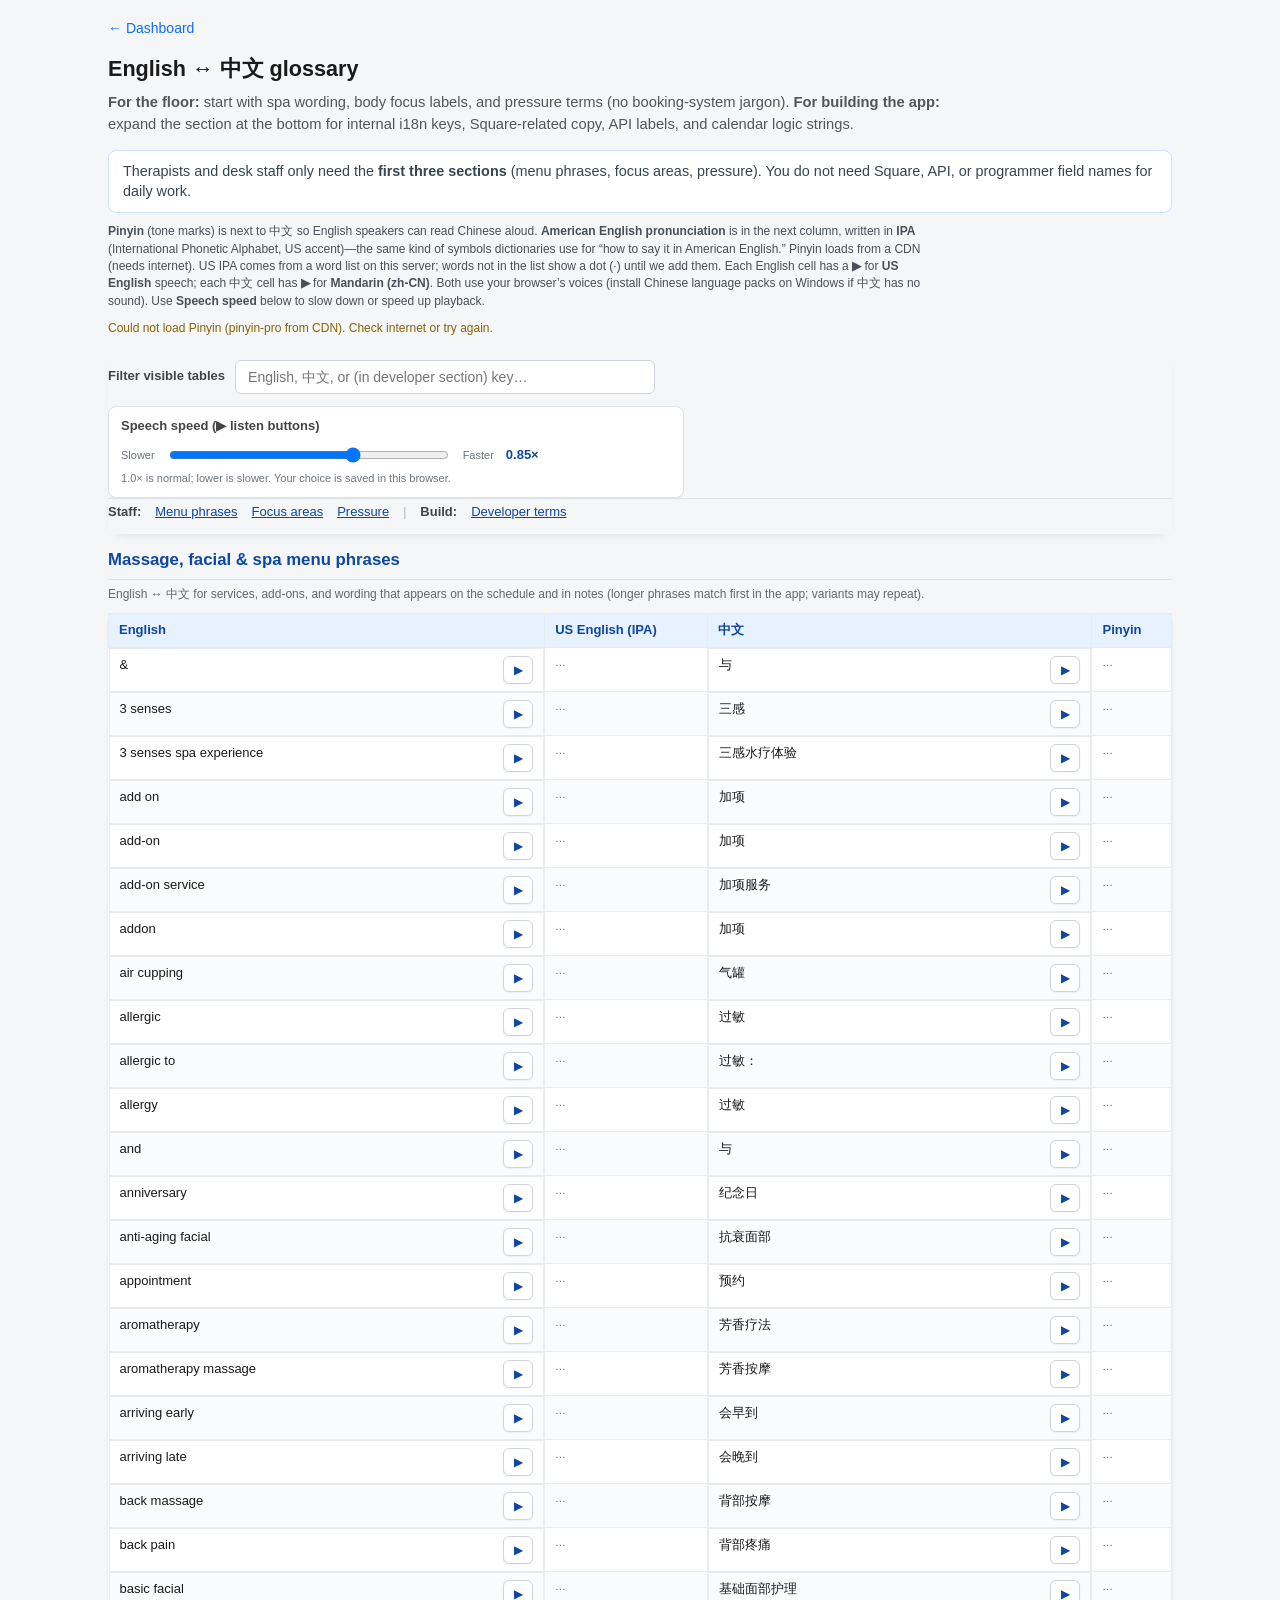
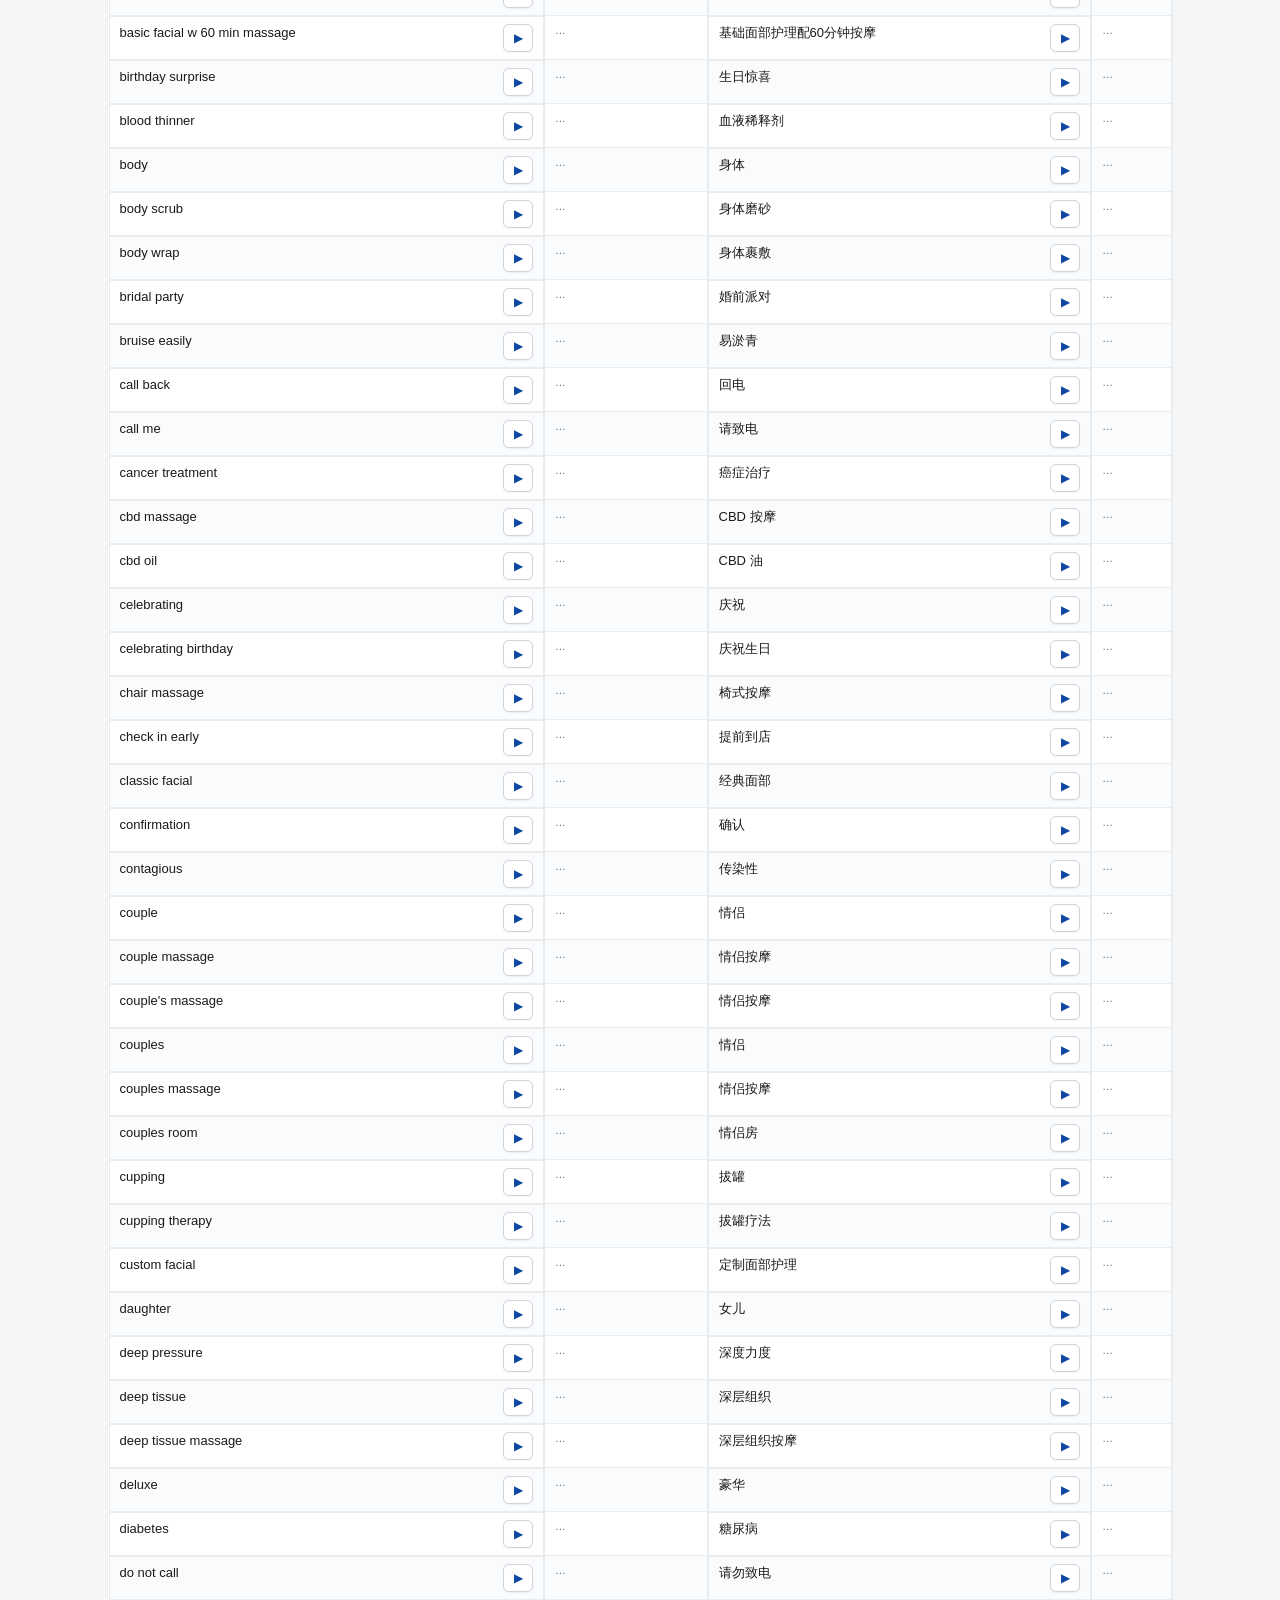
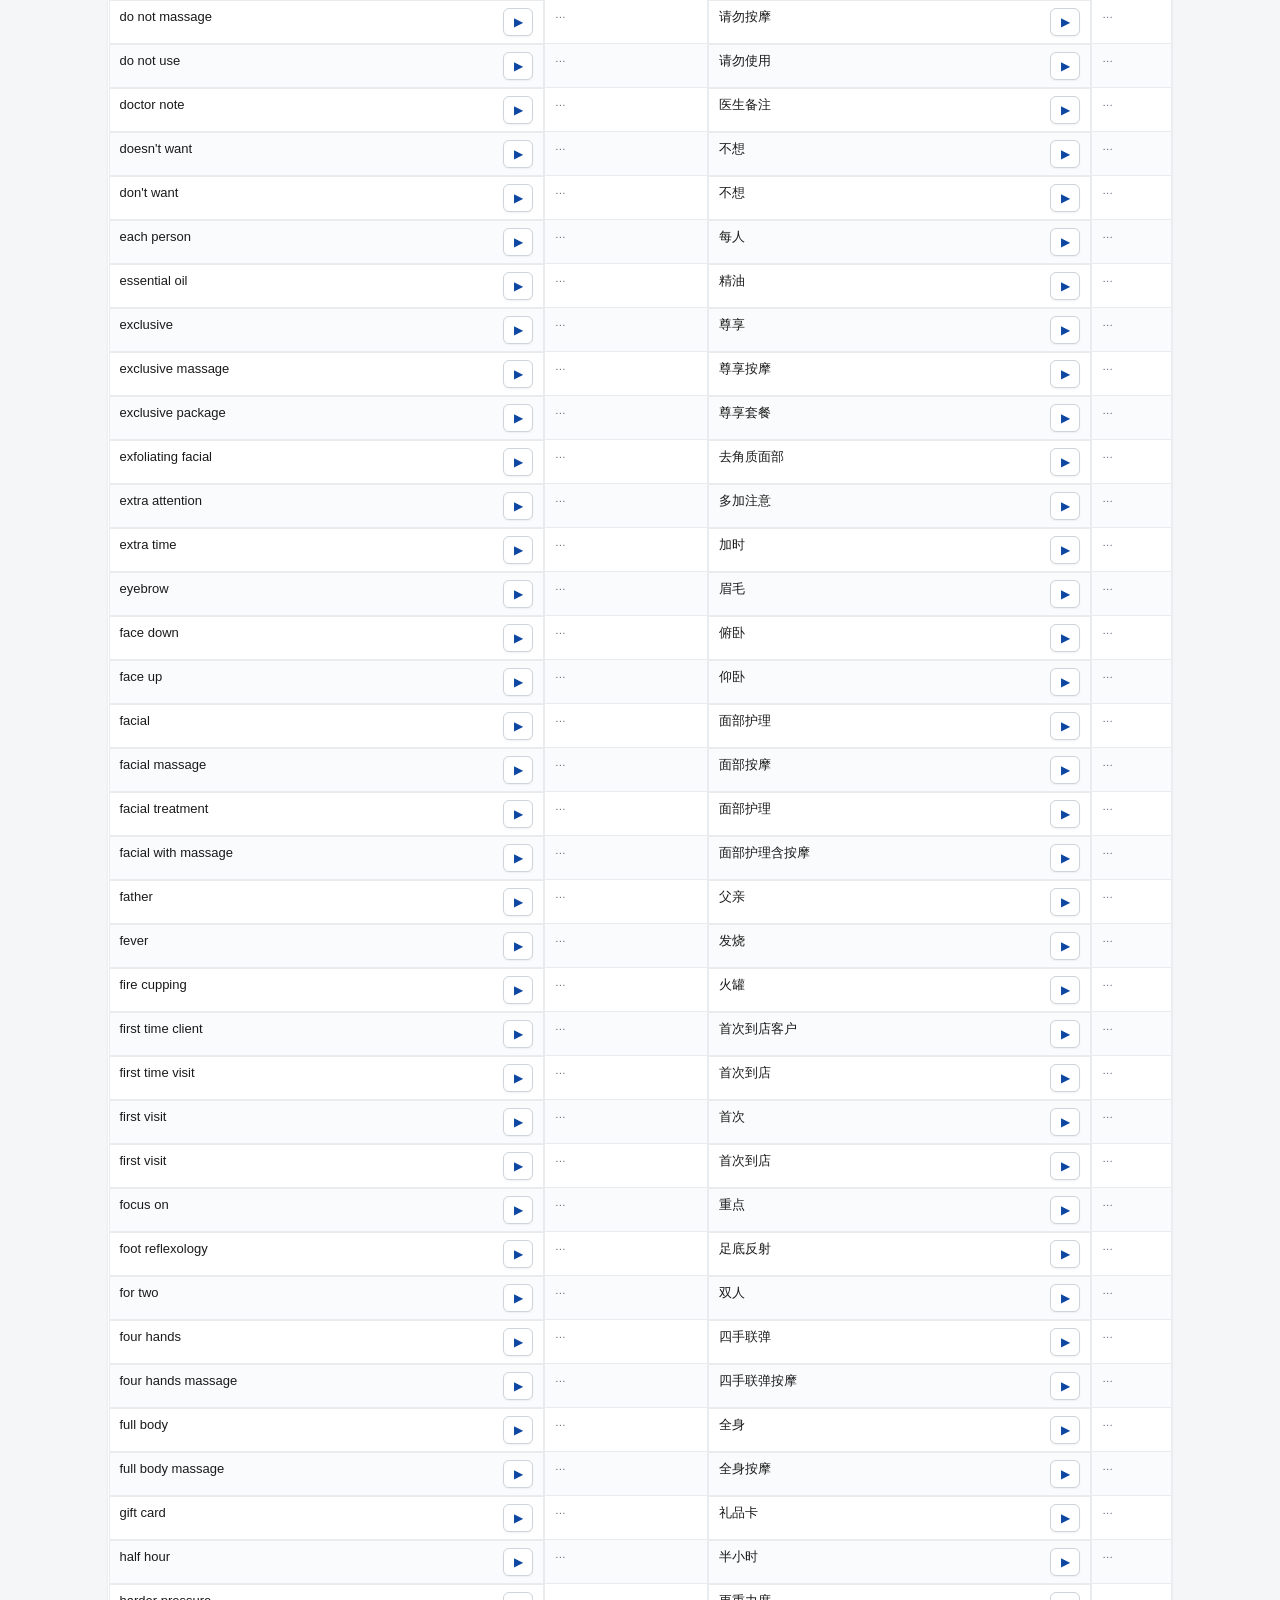
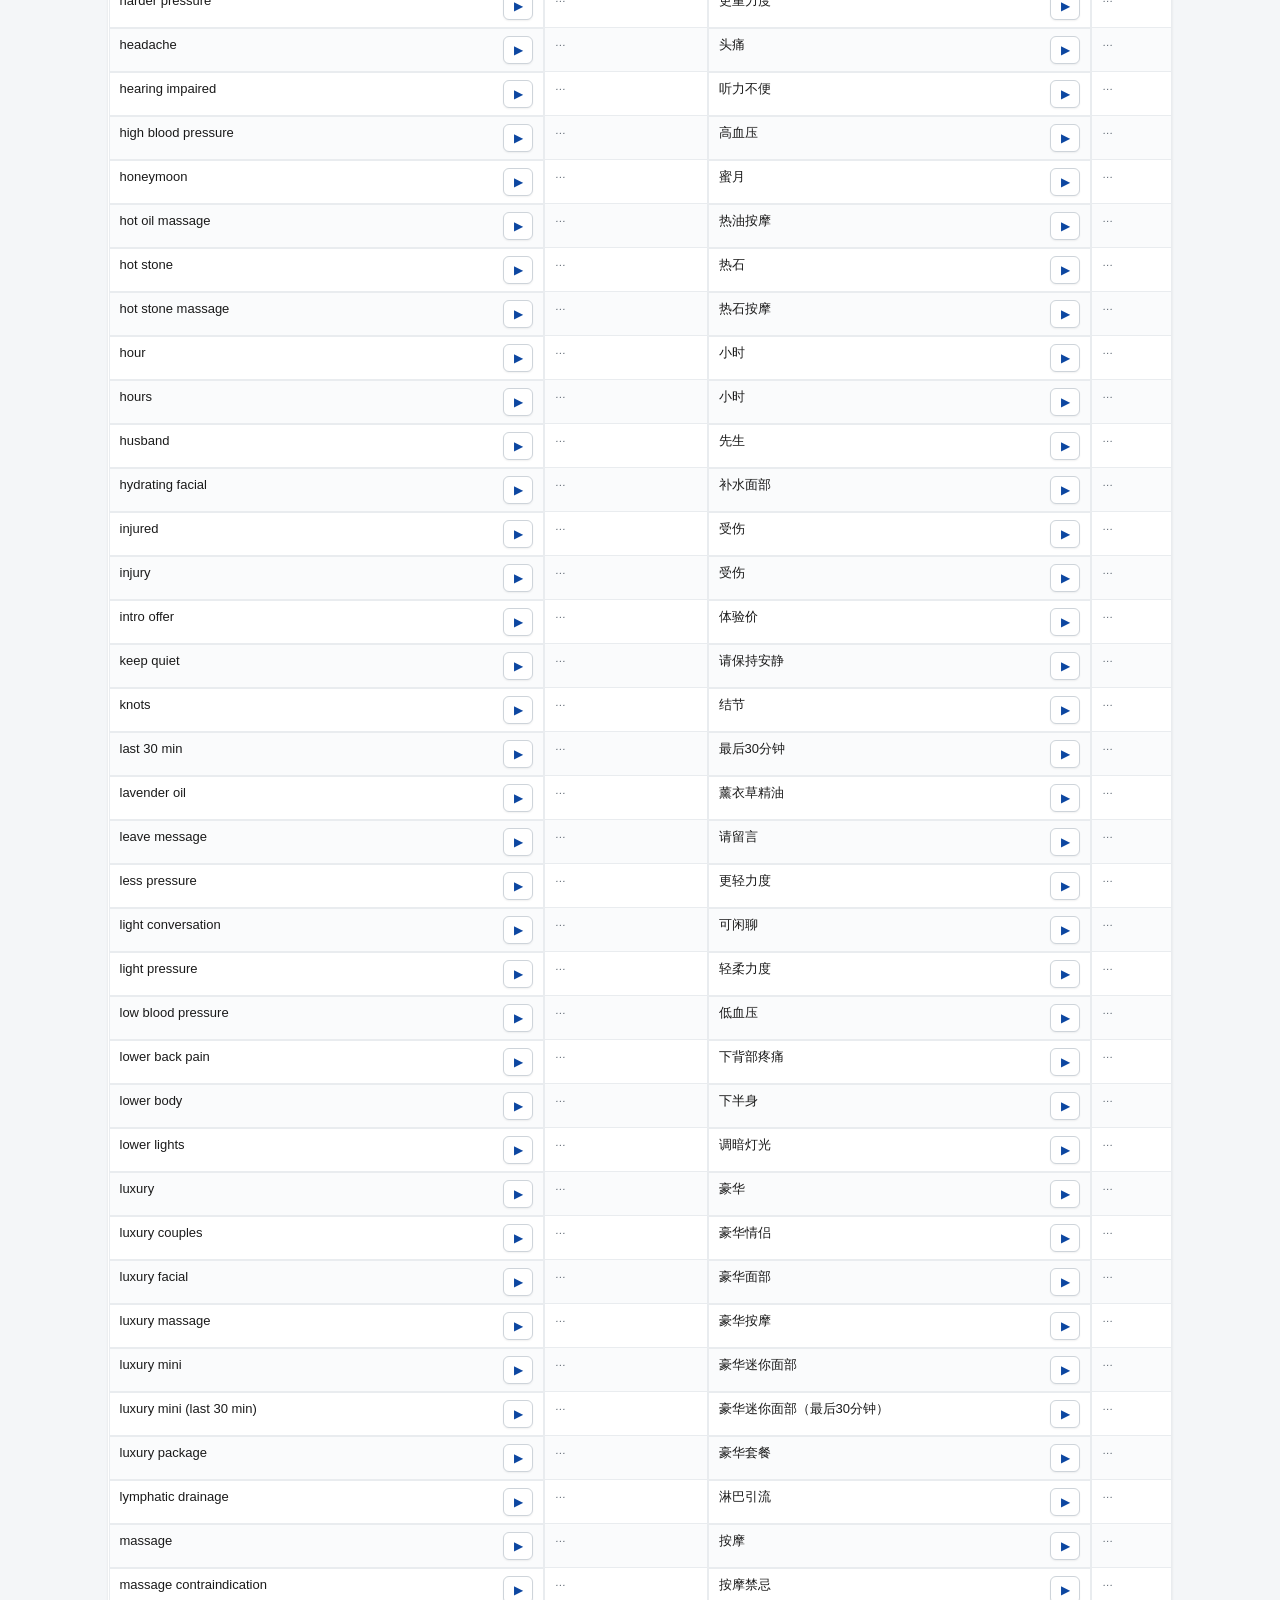
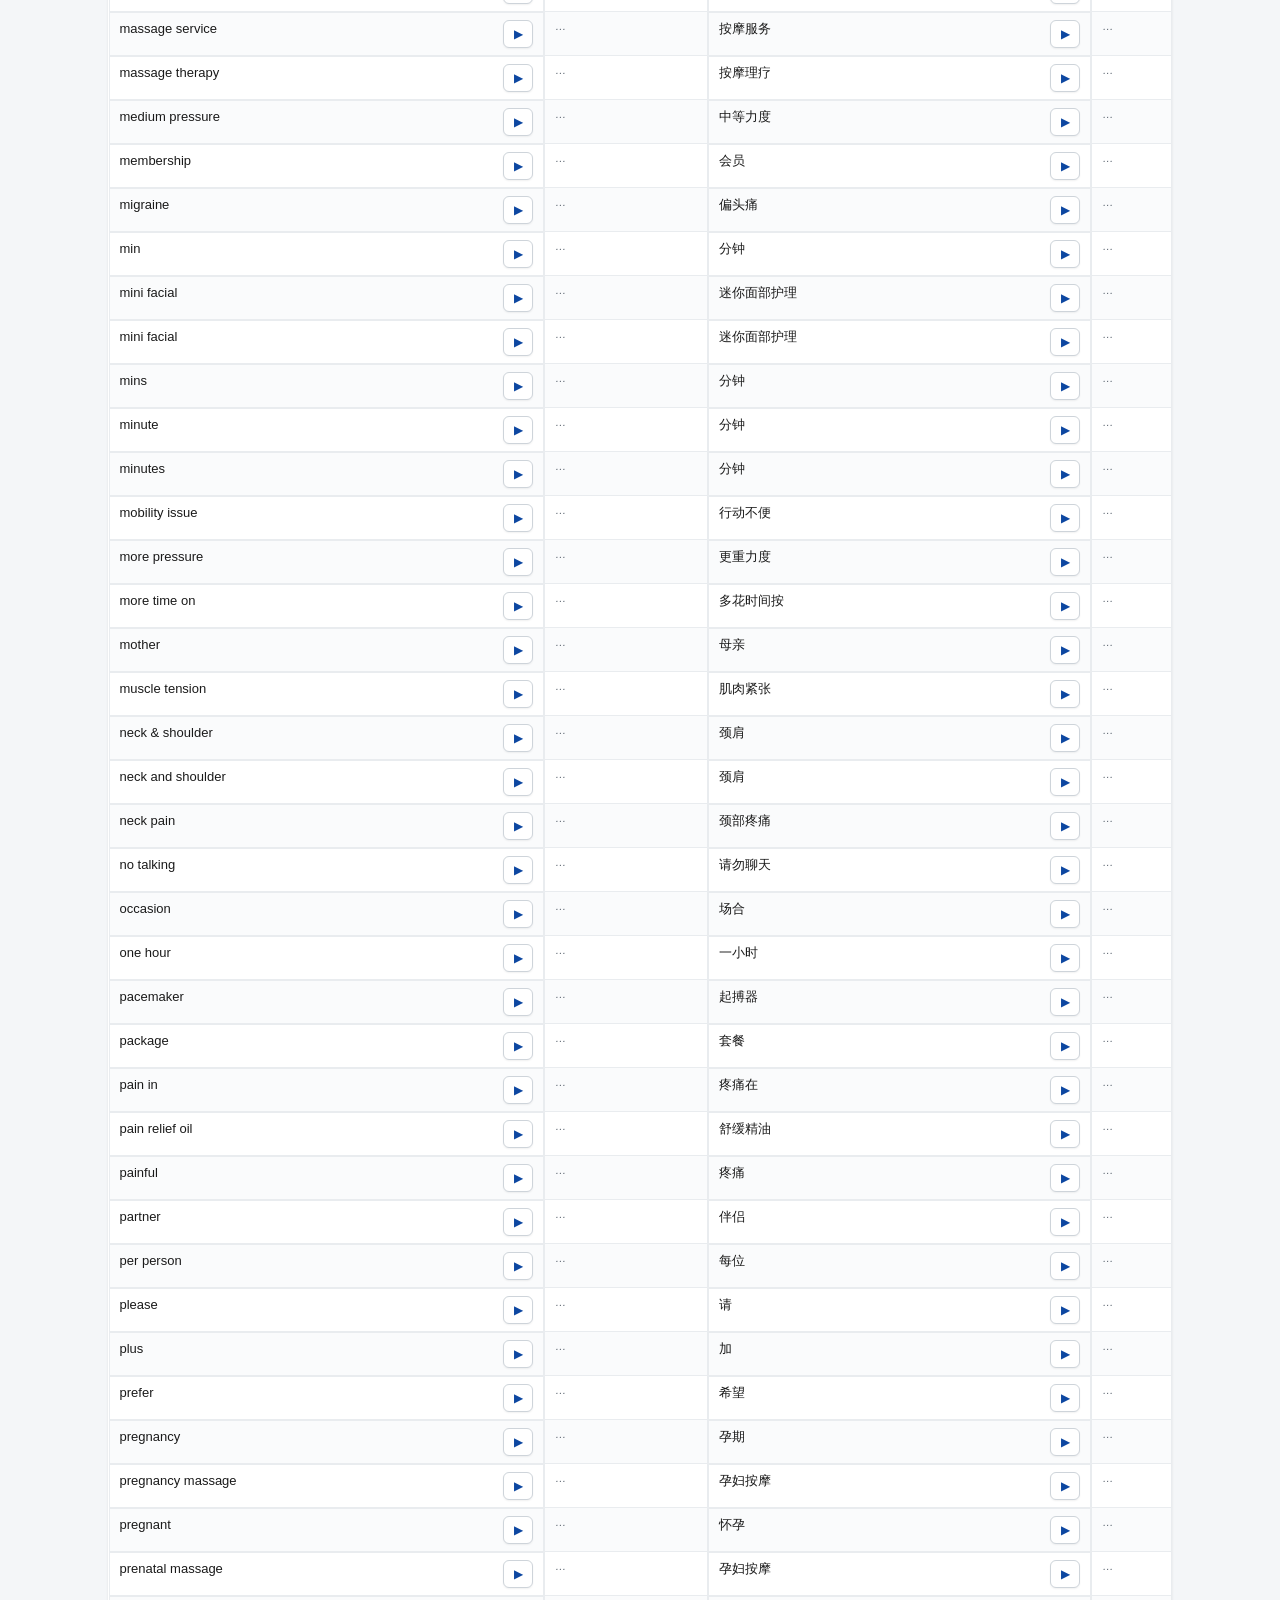
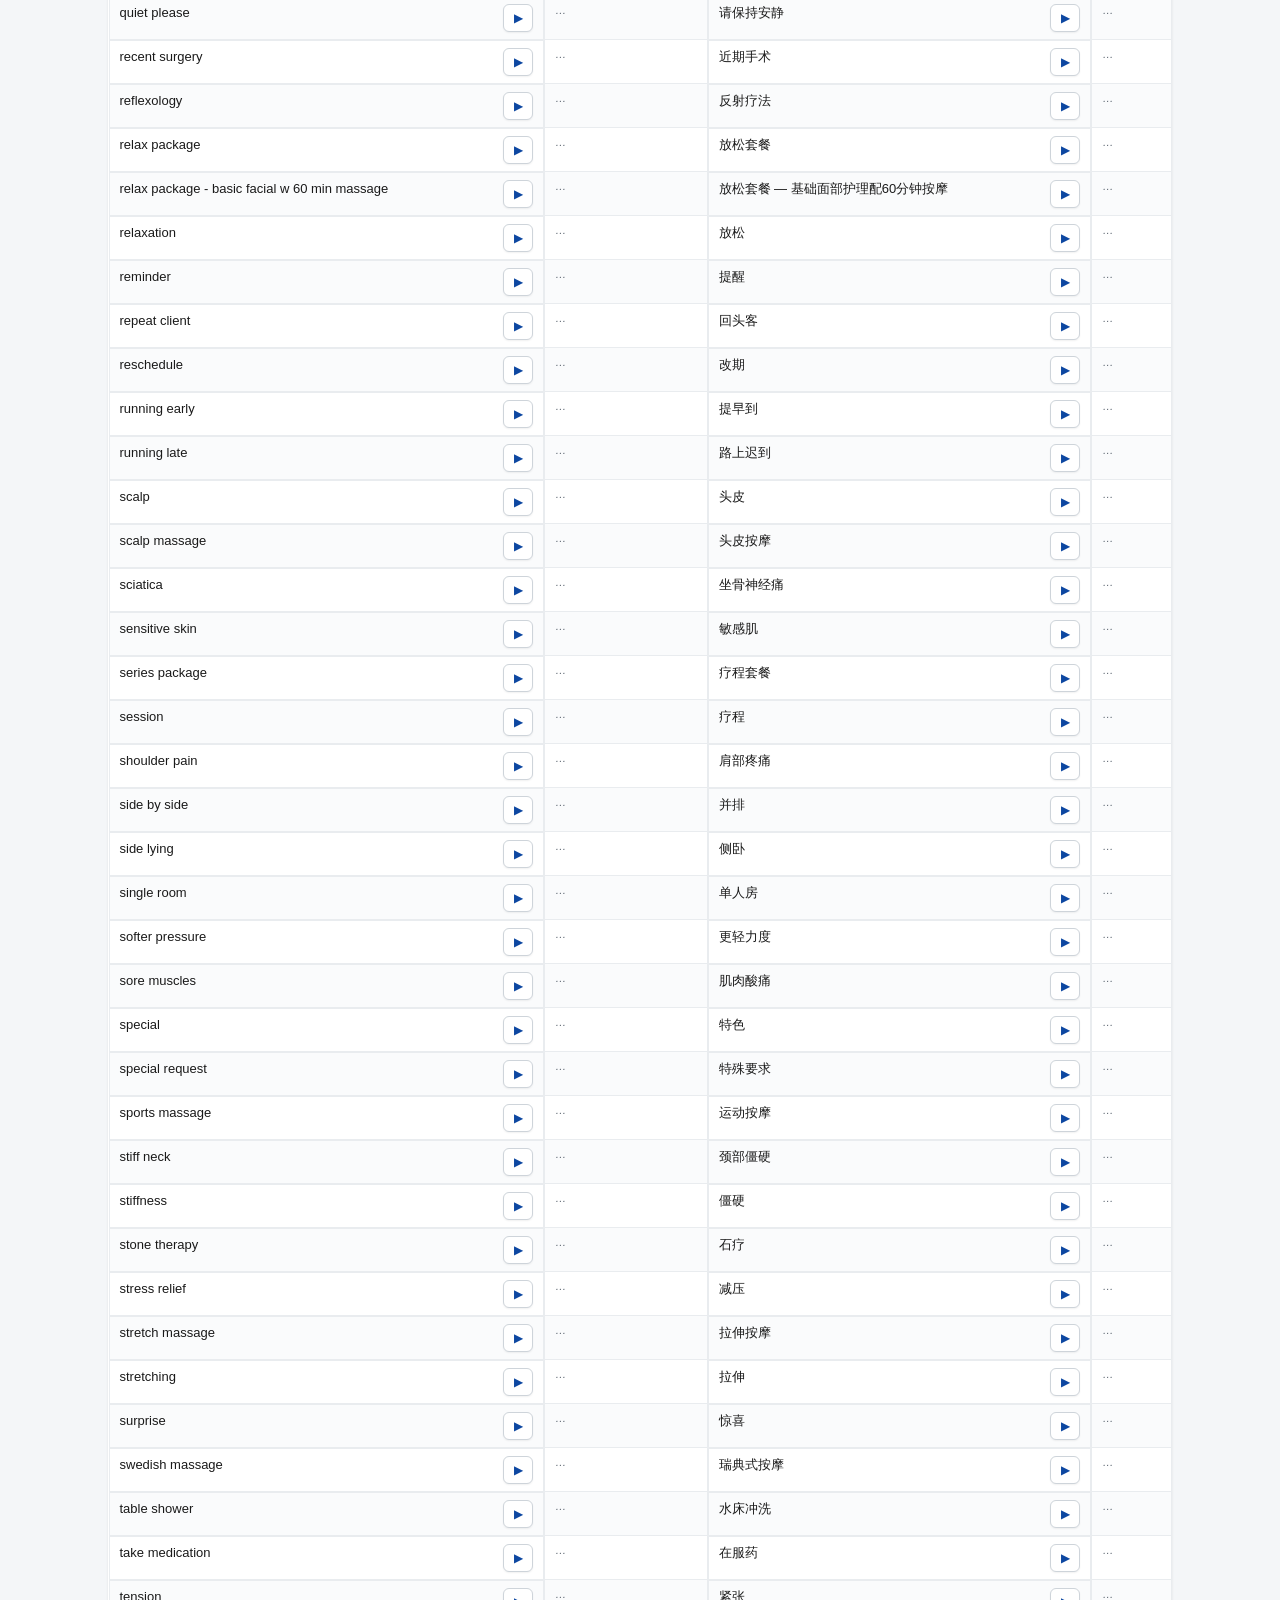
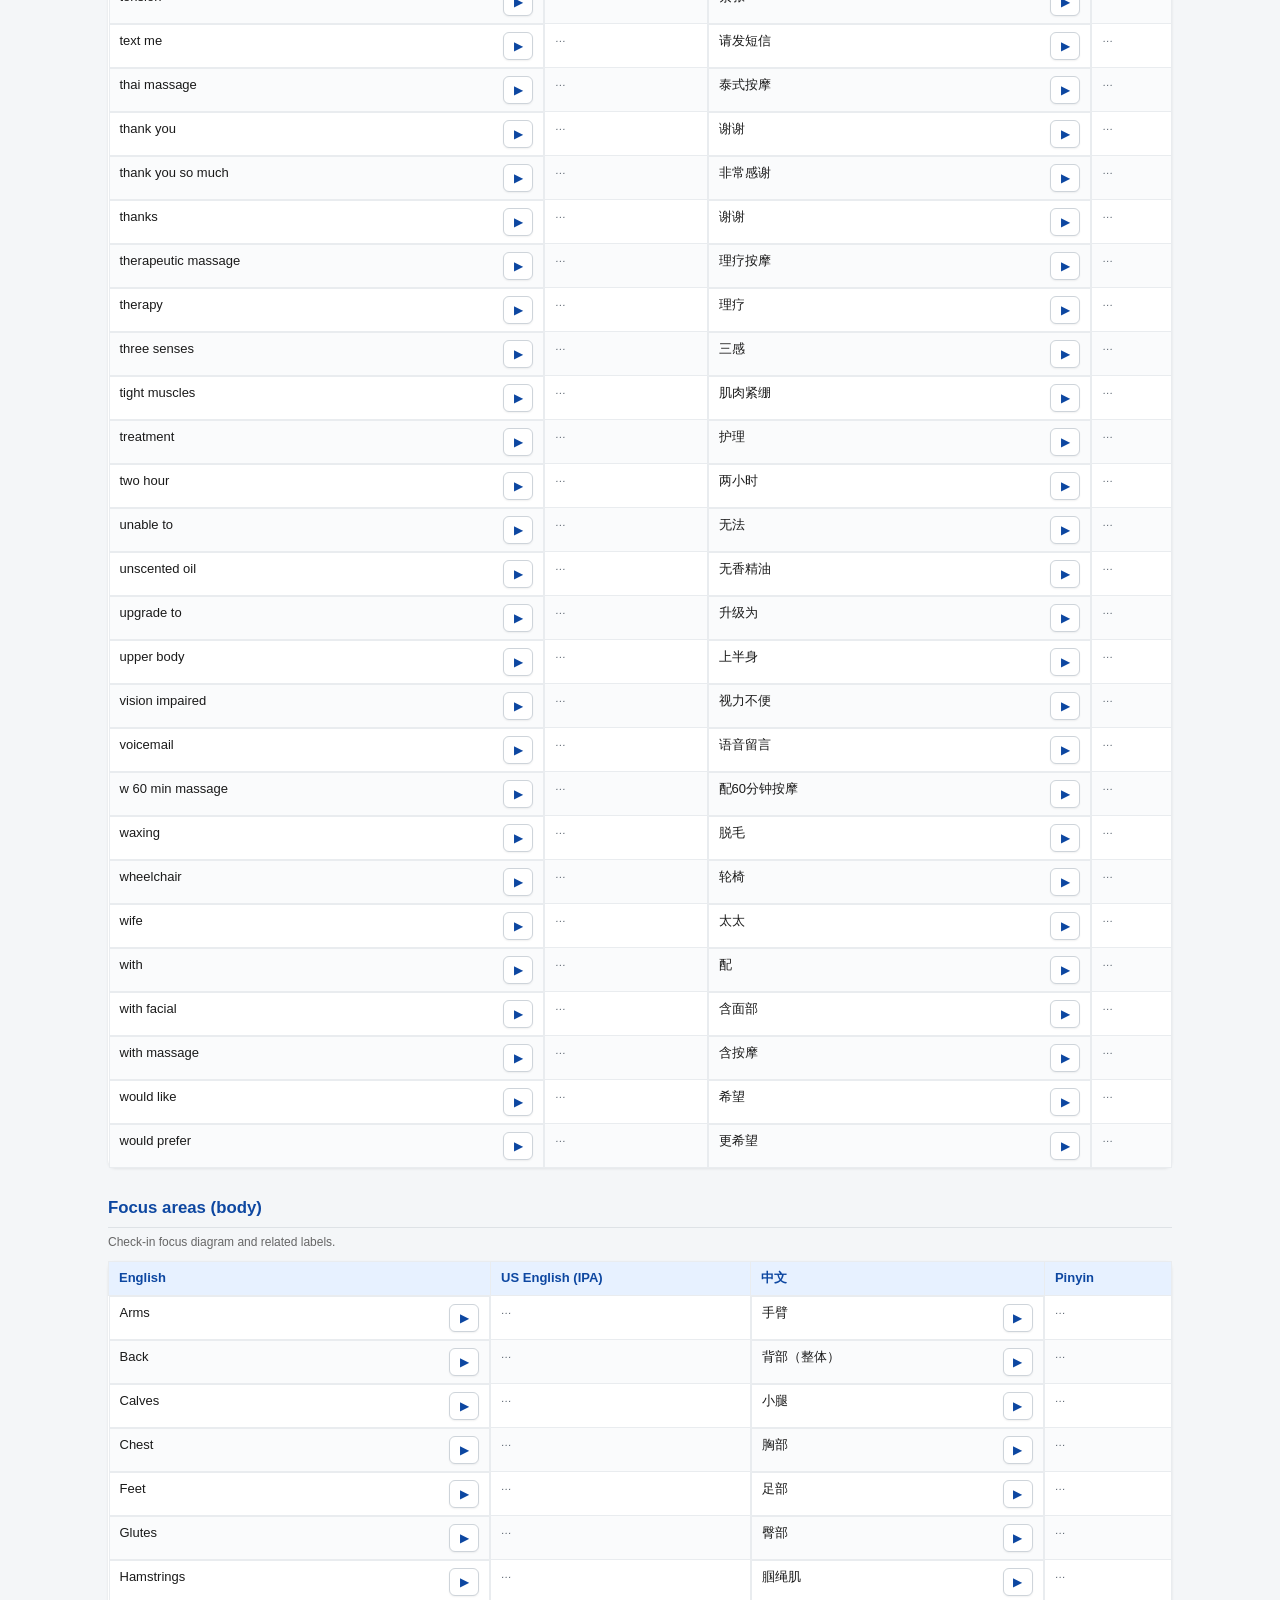
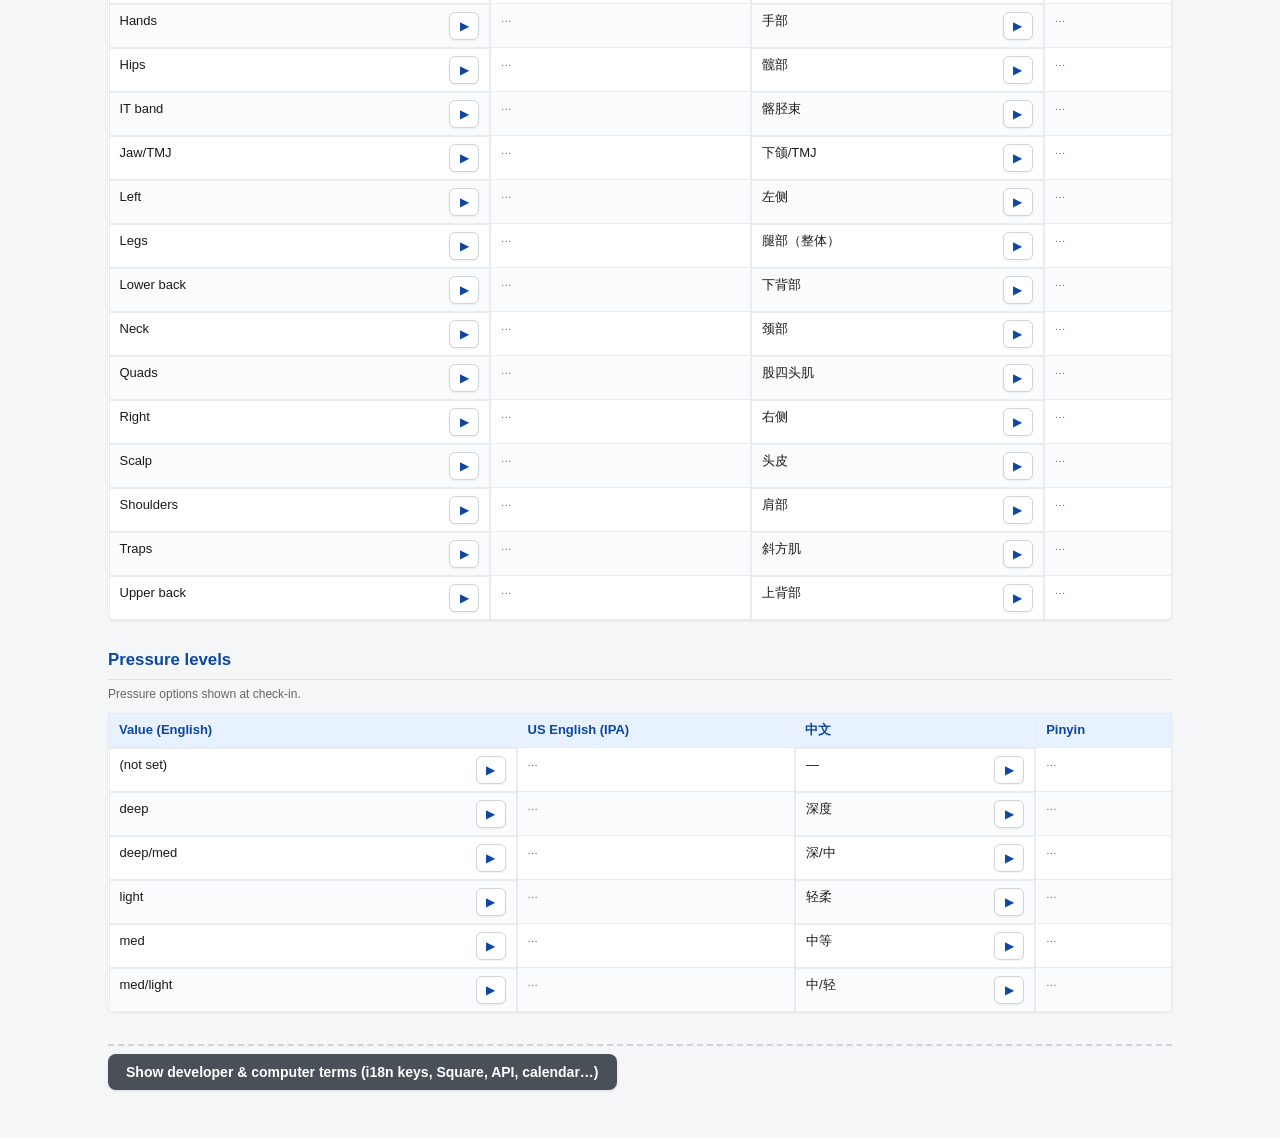
<file: static/glossary_en_zh.html>
<!DOCTYPE html>
<html lang="en">
<head>
    <meta charset="UTF-8">
    <meta name="viewport" content="width=device-width, initial-scale=1.0">
    <title>English ↔ 中文 — Spa & dashboard terms</title>
    <style>
        * { box-sizing: border-box; }
        body { font-family: -apple-system, BlinkMacSystemFont, 'Segoe UI', Roboto, 'Helvetica Neue', Arial, sans-serif; margin: 0; background: #f4f6f8; color: #1a1a1a; line-height: 1.45; }
        .wrap { max-width: 1100px; margin: 0 auto; padding: 16px 18px 48px; }
        h1 { font-size: 1.35rem; margin: 0 0 8px; }
        .sub { color: #555; font-size: 0.92rem; margin: 0 0 14px; max-width: 52rem; }
        .staff-note { background: #fff; border: 1px solid #cfe2ff; border-radius: 8px; padding: 10px 14px; margin-bottom: 18px; font-size: 0.9rem; color: #36454f; }
        .back { margin-bottom: 14px; }
        .back a { color: #0d6efd; text-decoration: none; font-size: 14px; }
        .back a:hover { text-decoration: underline; }
        .glossary-sticky-tools {
            position: sticky;
            top: 0;
            z-index: 200;
            margin: 0 0 14px;
            padding: 10px 0 12px;
            background: #f4f6f8;
            box-shadow: 0 6px 12px -8px rgba(0, 0, 0, 0.15);
        }
        .glossary-sticky-tools .filter-row { margin-bottom: 12px; }
        .glossary-sticky-tools .speech-rate-row { margin-bottom: 0; }
        .glossary-sticky-tools .toc {
            margin-bottom: 0;
            padding-top: 4px;
            border-top: 1px solid #dee2e6;
        }
        :root { --glossary-sticky-top: 120px; }
        table.glossary-table thead th {
            position: sticky;
            top: var(--glossary-sticky-top);
            z-index: 50;
            box-shadow: 0 1px 0 #dee2e6;
        }
        .filter-row { display: flex; flex-wrap: wrap; align-items: center; gap: 10px; margin-bottom: 18px; }
        .filter-row label { font-size: 13px; font-weight: 600; color: #444; }
        .filter-row input {
            flex: 1; min-width: 200px; max-width: 420px; padding: 8px 12px; border: 1px solid #ced4da; border-radius: 6px; font-size: 14px;
        }
        .toc { display: flex; flex-wrap: wrap; gap: 8px 14px; margin-bottom: 22px; font-size: 13px; align-items: center; }
        .toc a { color: #0d47a1; }
        .toc .toc-sep { color: #adb5bd; font-size: 12px; }
        section { margin-bottom: 28px; scroll-margin-top: 12px; }
        section h2 { font-size: 1.05rem; margin: 0 0 10px; color: #0d47a1; border-bottom: 1px solid #dee2e6; padding-bottom: 6px; }
        section p.hint { font-size: 12px; color: #666; margin: -4px 0 10px; }
        /* no overflow:hidden on table — it breaks sticky thead; shadow on wrapper would clip anyway */
        table.glossary-table { width: 100%; border-collapse: collapse; background: #fff; border-radius: 8px; box-shadow: 0 1px 3px rgba(0,0,0,.08); font-size: 13px; }
        table.glossary-table th, table.glossary-table td { border: 1px solid #e9ecef; padding: 7px 10px; text-align: left; vertical-align: top; }
        table.glossary-table th { background: #e7f1ff; color: #0d47a1; font-weight: 600; }
        table.glossary-table tr:nth-child(even) { background: #fafbfc; }
        table.glossary-table code { font-size: 11px; background: #f1f3f5; padding: 1px 5px; border-radius: 3px; color: #495057; }
        table.glossary-table .zh { font-family: 'PingFang SC', 'Microsoft YaHei', 'SimHei', sans-serif; }
        table.glossary-table td.col-en {
            display: flex; flex-wrap: wrap; align-items: flex-start; gap: 6px 8px; vertical-align: top;
        }
        table.glossary-table .col-en-phrase { flex: 1; min-width: 120px; }
        table.glossary-table td.col-zh {
            display: flex; flex-wrap: wrap; align-items: flex-start; gap: 6px 8px; vertical-align: top;
        }
        table.glossary-table .col-zh-phrase { flex: 1; min-width: 3.5em; }
        button.glossary-speak,
        button.glossary-speak-zh {
            flex: 0 0 auto; align-self: center;
            width: 30px; height: 28px; padding: 0; margin: 0;
            font-size: 12px; line-height: 1; border: 1px solid #ced4da; border-radius: 6px;
            background: #fff; color: #0d47a1; cursor: pointer;
            box-shadow: 0 1px 2px rgba(0,0,0,.06);
        }
        button.glossary-speak:hover,
        button.glossary-speak-zh:hover { background: #e7f1ff; border-color: #86b7fe; }
        button.glossary-speak:focus,
        button.glossary-speak-zh:focus { outline: 2px solid #0d6efd; outline-offset: 1px; }
        .phonetic {
            font-size: 11px;
            color: #5c6570;
            font-style: italic;
            font-family: 'Lucida Sans Unicode', 'Segoe UI', 'Arial Unicode MS', 'Noto Sans', sans-serif;
            white-space: normal;
            word-break: break-word;
        }
        .phonetics-hint { font-size: 12px; color: #495057; margin: -8px 0 14px; max-width: 52rem; }
        .speech-rate-row {
            display: flex; flex-wrap: wrap; align-items: center; gap: 10px 16px;
            margin-bottom: 16px; padding: 10px 12px; background: #fff; border: 1px solid #dee2e6;
            border-radius: 8px; max-width: 36rem; box-shadow: 0 1px 2px rgba(0,0,0,.04);
        }
        .speech-rate-row > label { font-size: 13px; font-weight: 600; color: #444; flex: 1 1 100%; }
        .speech-rate-controls {
            display: flex; flex-wrap: wrap; align-items: center; gap: 8px 12px; width: 100%;
        }
        .speech-rate-controls input[type="range"] { flex: 1; min-width: 140px; max-width: 280px; vertical-align: middle; }
        .speech-rate-cap { font-size: 11px; color: #6c757d; white-space: nowrap; }
        #glossarySpeechRateVal { font-size: 13px; font-weight: 600; color: #0d47a1; min-width: 3.2em; font-variant-numeric: tabular-nums; }
        .phonetics-status { font-size: 12px; color: #856404; margin: -4px 0 12px; }
        .err { color: #842029; padding: 12px; background: #f8d7da; border-radius: 6px; }
        .glossary-tech { margin-top: 32px; padding-top: 8px; border-top: 2px dashed #ced4da; }
        .glossary-tech-toggle {
            display: inline-flex; align-items: center; gap: 8px;
            padding: 10px 18px; font-size: 14px; font-weight: 600; cursor: pointer;
            color: #fff; background: #495057; border: none; border-radius: 8px;
            box-shadow: 0 1px 3px rgba(0,0,0,.12);
        }
        .glossary-tech-toggle:hover { background: #343a40; }
        .glossary-tech-toggle:focus { outline: 2px solid #0d6efd; outline-offset: 2px; }
        .glossary-tech-toggle[aria-expanded="true"] { background: #6c757d; }
        .glossary-tech-panel { margin-top: 16px; }
        .glossary-tech-panel[hidden] { display: none !important; }
        .glossary-tech-intro { font-size: 12px; color: #666; margin: 0 0 14px; max-width: 48rem; }
    </style>
</head>
<body>
    <div class="wrap">
        <div class="back"><a href="/static/index.html">← Dashboard</a></div>
        <h1>English ↔ 中文 glossary</h1>
        <p class="sub">
            <strong>For the floor:</strong> start with spa wording, body focus labels, and pressure terms (no booking-system jargon).
            <strong>For building the app:</strong> expand the section at the bottom for internal i18n keys, Square-related copy, API labels, and calendar logic strings.
        </p>
        <p class="staff-note">
            Therapists and desk staff only need the <strong>first three sections</strong> (menu phrases, focus areas, pressure). You do not need Square, API, or programmer field names for daily work.
        </p>
        <p class="phonetics-hint">
            <strong>Pinyin</strong> (tone marks) is next to 中文 so English speakers can read Chinese aloud.
            <strong>American English pronunciation</strong> is in the next column, written in <strong>IPA</strong> (International Phonetic Alphabet, US accent)—the same kind of symbols dictionaries use for “how to say it in American English.”
            Pinyin loads from a CDN (needs internet). US IPA comes from a word list on this server; words not in the list show a dot (·) until we add them.
            Each English cell has a <strong>▶</strong> for <strong>US English</strong> speech; each 中文 cell has <strong>▶</strong> for <strong>Mandarin (zh-CN)</strong>. Both use your browser’s voices (install Chinese language packs on Windows if 中文 has no sound).
            Use <strong>Speech speed</strong> below to slow down or speed up playback.
        </p>
        <p class="phonetics-status" id="phoneticsStatus" hidden></p>
        <div id="glossaryStickyTools" class="glossary-sticky-tools">
            <div class="filter-row">
                <label for="glossaryFilter">Filter visible tables</label>
                <input type="search" id="glossaryFilter" placeholder="English, 中文, or (in developer section) key…" autocomplete="off" />
            </div>
            <div class="speech-rate-row" id="glossarySpeechRateWrap">
                <label for="glossarySpeechRate">Speech speed (▶ listen buttons)</label>
                <div class="speech-rate-controls">
                    <span class="speech-rate-cap">Slower</span>
                    <input type="range" id="glossarySpeechRate" min="0.45" max="1.05" step="0.05" value="0.85" aria-describedby="glossarySpeechRateHint" />
                    <span class="speech-rate-cap">Faster</span>
                    <span id="glossarySpeechRateVal">0.85×</span>
                </div>
                <span id="glossarySpeechRateHint" class="speech-rate-cap" style="flex:1 1 100%;margin-top:-4px">1.0× is normal; lower is slower. Your choice is saved in this browser.</span>
            </div>
            <nav class="toc" id="glossaryToc" aria-label="On this page"></nav>
        </div>
        <div id="glossaryMount"></div>
    </div>
    <script src="/static/i18n.js"></script>
    <script>
        (function () {
            function esc(s) {
                if (s == null) return '';
                return String(s)
                    .replace(/&/g, '&amp;')
                    .replace(/</g, '&lt;')
                    .replace(/>/g, '&gt;')
                    .replace(/"/g, '&quot;');
            }

            function tdEnglishWithSpeak(escapedEn) {
                return (
                    '<td class="col-en">' +
                    '<span class="col-en-phrase">' + escapedEn + '</span>' +
                    '<button type="button" class="glossary-speak" aria-label="Listen: US English" title="Play US English (browser voice)">▶</button>' +
                    '</td>'
                );
            }

            function tdChineseWithSpeak(escapedZh) {
                return (
                    '<td class="zh col-zh">' +
                    '<span class="col-zh-phrase">' + escapedZh + '</span>' +
                    '<button type="button" class="glossary-speak-zh" aria-label="Listen: Mandarin Chinese" title="Play 中文 / Mandarin (browser voice)">▶</button>' +
                    '</td>'
                );
            }

            const PREFIX_LABELS = {
                alert: 'Alerts',
                api: 'API status',
                bookedBy: 'Booked-by labels',
                btn: 'Buttons',
                calendar: 'Calendar & capacity',
                checkin: 'Check-in',
                checkout: 'Check-out',
                cupping: 'Cupping',
                customerRequests: 'Requested therapist bar',
                date: 'Date navigation',
                detail: 'Appointment detail modal',
                doc: 'Document title',
                error: 'Errors',
                facial: 'Facial summary',
                facialSpecialist: 'Facial specialist',
                focus: 'Focus area popup',
                header: 'Header',
                label: 'Form labels',
                lang: 'Language toggle',
                link: 'Toolbar links',
                loading: 'Loading',
                modal: 'Modals',
                next: 'Next available',
                noBookings: 'Empty state',
                noRoom: 'No-room alert',
                noRooms: 'Block time alert',
                order: 'Masseuse order bar',
                panel: 'Panels',
                right: 'Right column',
                time: 'Time controls',
                unassigned: 'Unassigned',
                view: 'View toggle',
                word: 'Common words',
                zoom: 'Zoom',
            };

            function prefixTitle(p) {
                return PREFIX_LABELS[p] || (p.charAt(0).toUpperCase() + p.slice(1));
            }

            function groupUiRows(rows) {
                const g = {};
                rows.forEach(function (r) {
                    const i = r.key.indexOf('.');
                    const p = i >= 0 ? r.key.slice(0, i) : 'other';
                    if (!g[p]) g[p] = [];
                    g[p].push(r);
                });
                return g;
            }

            function tableUiSection(prefix, rows) {
                const title = prefixTitle(prefix);
                const id = 'sec-ui-' + prefix.replace(/[^a-z0-9-]/gi, '-');
                let body = rows.map(function (r) {
                    return '<tr><td><code>' + esc(r.key) + '</code></td>' + tdEnglishWithSpeak(esc(r.en)) + '<td class="col-ipa phonetic">…</td>' + tdChineseWithSpeak(esc(r.zh)) + '<td class="col-py phonetic">…</td></tr>';
                }).join('');
                return (
                    '<section id="' + id + '">' +
                    '<h2>' + esc(title) + ' <span style="font-weight:400;color:#6c757d;font-size:12px">(' + esc(prefix) + '.*)</span></h2>' +
                    '<table class="glossary-table" data-glossary-section><thead><tr><th>Key</th><th>English</th><th>US English (IPA)</th><th>中文</th><th>Pinyin</th></tr></thead><tbody>' +
                    body +
                    '</tbody></table></section>'
                );
            }

            function applyFilter(q) {
                const s = (q || '').trim().toLowerCase();
                document.querySelectorAll('.glossary-table tbody tr').forEach(function (tr) {
                    tr.style.display = !s || tr.textContent.toLowerCase().indexOf(s) >= 0 ? '' : 'none';
                });
            }

            function setTechOpen(open) {
                const btn = document.getElementById('glossaryTechBtn');
                const panel = document.getElementById('glossaryTechPanel');
                if (!btn || !panel) return;
                btn.setAttribute('aria-expanded', open ? 'true' : 'false');
                if (open) {
                    panel.removeAttribute('hidden');
                    btn.textContent = 'Hide developer & computer terms (i18n keys, Square, API, calendar…)';
                } else {
                    panel.setAttribute('hidden', '');
                    btn.textContent = 'Show developer & computer terms (i18n keys, Square, API, calendar…)';
                }
            }

            function build() {
                const mount = document.getElementById('glossaryMount');
                const toc = document.getElementById('glossaryToc');
                const api = window.MOM_I18N && window.MOM_I18N.exportGlossaryData;
                if (!api) {
                    mount.innerHTML = '<p class="err">Could not load glossary data. Ensure <code>i18n.js</code> is loaded.</p>';
                    return;
                }
                const d = api();
                const grouped = groupUiRows(d.uiRows);
                const prefixes = Object.keys(grouped).sort(function (a, b) {
                    return prefixTitle(a).localeCompare(prefixTitle(b), 'en');
                });

                let html = '';

                html += '<section id="sec-phrases">';
                html += '<h2>Massage, facial &amp; spa menu phrases</h2>';
                html += '<p class="hint">English ↔ 中文 for services, add-ons, and wording that appears on the schedule and in notes (longer phrases match first in the app; variants may repeat).</p>';
                html += '<table class="glossary-table" data-glossary-section><thead><tr><th>English</th><th>US English (IPA)</th><th>中文</th><th>Pinyin</th></tr></thead><tbody>';
                d.phraseRows.forEach(function (pair) {
                    html += '<tr>' + tdEnglishWithSpeak(esc(pair[0])) + '<td class="col-ipa phonetic">…</td>' + tdChineseWithSpeak(esc(pair[1])) + '<td class="col-py phonetic">…</td></tr>';
                });
                html += '</tbody></table></section>';

                html += '<section id="sec-focus">';
                html += '<h2>Focus areas (body)</h2>';
                html += '<p class="hint">Check-in focus diagram and related labels.</p>';
                html += '<table class="glossary-table" data-glossary-section><thead><tr><th>English</th><th>US English (IPA)</th><th>中文</th><th>Pinyin</th></tr></thead><tbody>';
                d.focusRows.forEach(function (r) {
                    html += '<tr>' + tdEnglishWithSpeak(esc(r.en)) + '<td class="col-ipa phonetic">…</td>' + tdChineseWithSpeak(esc(r.zh)) + '<td class="col-py phonetic">…</td></tr>';
                });
                html += '</tbody></table></section>';

                html += '<section id="sec-pressure">';
                html += '<h2>Pressure levels</h2>';
                html += '<p class="hint">Pressure options shown at check-in.</p>';
                html += '<table class="glossary-table" data-glossary-section><thead><tr><th>Value (English)</th><th>US English (IPA)</th><th>中文</th><th>Pinyin</th></tr></thead><tbody>';
                d.pressureRows.forEach(function (r) {
                    html += '<tr>' + tdEnglishWithSpeak(esc(r.en)) + '<td class="col-ipa phonetic">…</td>' + tdChineseWithSpeak(esc(r.zh)) + '<td class="col-py phonetic">…</td></tr>';
                });
                html += '</tbody></table></section>';

                html += '<div class="glossary-tech">';
                html += '<button type="button" class="glossary-tech-toggle" id="glossaryTechBtn" aria-expanded="false" aria-controls="glossaryTechPanel">';
                html += 'Show developer &amp; computer terms (i18n keys, Square, API, calendar…)';
                html += '</button>';
                html += '<div class="glossary-tech-panel" id="glossaryTechPanel" hidden role="region" aria-label="Developer and i18n reference">';
                html += '<p class="glossary-tech-intro" id="glossary-tech-start">For whoever maintains this software: internal keys (<code>calendar.*</code>, <code>detail.*</code>, <code>api.*</code>, toolbar <code>link.*</code>, Square-related strings, capacity math, etc.). Same translations as <code>static/i18n.js</code>.</p>';
                html += '<section id="sec-ui-all"><h2>UI strings by topic</h2>';
                html += '<p class="hint"><code>data-i18n</code> / <code>app.js</code> lookups.</p></section>';
                prefixes.forEach(function (p) {
                    html += tableUiSection(p, grouped[p]);
                });
                html += '</div></div>';

                mount.innerHTML = html;

                let tocHtml = '<span style="font-weight:600;color:#444">Staff:</span> ';
                tocHtml += '<a href="#sec-phrases">Menu phrases</a>';
                tocHtml += '<a href="#sec-focus">Focus areas</a>';
                tocHtml += '<a href="#sec-pressure">Pressure</a>';
                tocHtml += '<span class="toc-sep">|</span>';
                tocHtml += '<span style="font-weight:600;color:#444">Build:</span> ';
                tocHtml += '<a href="#glossary-tech-start" id="glossaryTocDevLink">Developer terms</a>';
                toc.innerHTML = tocHtml;

                document.getElementById('glossaryTechBtn').addEventListener('click', function () {
                    const open = document.getElementById('glossaryTechPanel').hasAttribute('hidden');
                    setTechOpen(open);
                });

                document.getElementById('glossaryTocDevLink').addEventListener('click', function (e) {
                    e.preventDefault();
                    setTechOpen(true);
                    document.getElementById('glossary-tech-start').scrollIntoView({ behavior: 'smooth', block: 'start' });
                });

                const inp = document.getElementById('glossaryFilter');
                inp.addEventListener('input', function () { applyFilter(inp.value); });
                inp.addEventListener('search', function () { applyFilter(inp.value); });
            }

            if (document.readyState === 'loading') {
                document.addEventListener('DOMContentLoaded', build);
            } else {
                build();
            }
        })();
    </script>
    <script type="module">
        const HAN = /[\u3000-\u9fff\uf900-\ufaff]/;
        const SPEECH_RATE_STORAGE = 'momGlossarySpeechRate';
        const SPEECH_RATE_MIN = 0.45;
        const SPEECH_RATE_MAX = 1.05;

        function clampSpeechRate(n) {
            if (typeof n !== 'number' || isNaN(n)) return 0.85;
            return Math.min(SPEECH_RATE_MAX, Math.max(SPEECH_RATE_MIN, n));
        }

        function getGlossarySpeechRate() {
            const el = document.getElementById('glossarySpeechRate');
            if (el) {
                const v = parseFloat(el.value, 10);
                if (!isNaN(v)) return clampSpeechRate(v);
            }
            try {
                const stored = parseFloat(localStorage.getItem(SPEECH_RATE_STORAGE) || '', 10);
                if (!isNaN(stored)) return clampSpeechRate(stored);
            } catch (e) {}
            return 0.85;
        }

        function initGlossarySpeechRateControl() {
            const el = document.getElementById('glossarySpeechRate');
            const out = document.getElementById('glossarySpeechRateVal');
            if (!el) return;
            try {
                const saved = localStorage.getItem(SPEECH_RATE_STORAGE);
                if (saved != null && saved !== '') {
                    const v = clampSpeechRate(parseFloat(saved, 10));
                    el.value = String(v);
                }
            } catch (e) {}
            function sync() {
                const v = clampSpeechRate(parseFloat(el.value, 10));
                el.value = String(v);
                if (out) out.textContent = v.toFixed(2) + '×';
                try {
                    localStorage.setItem(SPEECH_RATE_STORAGE, el.value);
                } catch (e) {}
            }
            el.addEventListener('input', sync);
            el.addEventListener('change', sync);
            sync();
        }

        function setupGlossaryStickyTopSync() {
            const el = document.getElementById('glossaryStickyTools');
            if (!el) return;
            function sync() {
                document.documentElement.style.setProperty('--glossary-sticky-top', el.offsetHeight + 'px');
            }
            sync();
            window.addEventListener('resize', sync);
            if (typeof ResizeObserver !== 'undefined') {
                const ro = new ResizeObserver(sync);
                ro.observe(el);
            }
        }

        function zhToPinyin(pinyinFn, s) {
            if (!s || !HAN.test(s)) return '—';
            try {
                return pinyinFn(String(s).trim(), { toneType: 'symbol', type: 'string', separator: ' ' });
            } catch (e) {
                return '—';
            }
        }

        function englishWords(s) {
            return String(s || '').match(/[a-zA-Z]+(?:'[a-zA-Z]+)?/g) || [];
        }

        function ipaFromMap(map, key) {
            if (!map || key == null || key === '') return null;
            const k = String(key).trim();
            const lower = k.toLowerCase();
            const v = map[k] || map[lower];
            return v != null && String(v).trim() !== '' ? String(v).trim() : null;
        }

        function enToIpa(map, s) {
            if (!map || !s) return '—';
            const raw = String(s).trim();
            const spaced = raw.toLowerCase().replace(/\s+/g, ' ');
            const slashy = spaced.replace(/\s*\/\s*/g, '/');
            let whole = ipaFromMap(map, spaced) || ipaFromMap(map, slashy);
            if (whole) return whole;
            const words = englishWords(raw);
            if (!words.length) return '—';
            const parts = [];
            for (let i = 0; i < words.length; i++) {
                const w = words[i];
                const ipa = ipaFromMap(map, w.toLowerCase()) || ipaFromMap(map, w);
                if (ipa) parts.push(ipa);
                else parts.push('·');
            }
            return parts.join(' ');
        }

        function fillPhoneticsTableRows(pinyinFn, ipaMap) {
            const rows = document.querySelectorAll('#glossaryMount table.glossary-table tbody tr');
            rows.forEach(function (tr) {
                const enEl = tr.querySelector('.col-en-phrase');
                const zhEl = tr.querySelector('.col-zh-phrase');
                const ipaTd = tr.querySelector('.col-ipa');
                const pyTd = tr.querySelector('.col-py');
                if (!enEl || !zhEl || !ipaTd || !pyTd) return;
                const en = enEl.textContent;
                const zh = zhEl.textContent;
                ipaTd.textContent = ipaMap ? enToIpa(ipaMap, en) : '—';
                ipaTd.classList.add('phonetic');
                pyTd.textContent = pinyinFn ? zhToPinyin(pinyinFn, zh) : '—';
                pyTd.classList.add('phonetic');
            });
        }

        function pickEnUSVoice() {
            const voices = speechSynthesis.getVoices();
            let i;
            for (i = 0; i < voices.length; i++) {
                if (voices[i].lang === 'en-US') return voices[i];
            }
            for (i = 0; i < voices.length; i++) {
                if (voices[i].lang && voices[i].lang.indexOf('en') === 0) return voices[i];
            }
            return null;
        }

        function pickZhCNVoice() {
            const voices = speechSynthesis.getVoices();
            let i;
            for (i = 0; i < voices.length; i++) {
                if (voices[i].lang === 'zh-CN') return voices[i];
            }
            for (i = 0; i < voices.length; i++) {
                const L = voices[i].lang || '';
                if (L.indexOf('zh-CN') === 0 || L.indexOf('cmn') === 0) return voices[i];
            }
            for (i = 0; i < voices.length; i++) {
                if (voices[i].lang && voices[i].lang.indexOf('zh') === 0) return voices[i];
            }
            return null;
        }

        function wireGlossarySpeakButtons() {
            const root = document.getElementById('glossaryMount');
            if (!root || !window.speechSynthesis) return;
            if (root.dataset.speakWired === '1') return;
            root.dataset.speakWired = '1';
            root.addEventListener('click', function (e) {
                const btnZh = e.target.closest('button.glossary-speak-zh');
                const btnEn = btnZh ? null : e.target.closest('button.glossary-speak');
                const btn = btnZh || btnEn;
                if (!btn || !root.contains(btn)) return;
                e.preventDefault();
                let text = '';
                let lang = 'en-US';
                let pickVoice = pickEnUSVoice;
                if (btnZh) {
                    const td = btn.closest('td.col-zh');
                    const phraseEl = td && td.querySelector('.col-zh-phrase');
                    text = phraseEl ? phraseEl.textContent.trim() : '';
                    lang = 'zh-CN';
                    pickVoice = pickZhCNVoice;
                } else {
                    const td = btn.closest('td.col-en');
                    const phraseEl = td && td.querySelector('.col-en-phrase');
                    text = phraseEl ? phraseEl.textContent.trim() : '';
                }
                if (!text) return;
                speechSynthesis.cancel();
                const u = new SpeechSynthesisUtterance(text);
                u.lang = lang;
                u.rate = getGlossarySpeechRate();
                const v = pickVoice();
                if (v) u.voice = v;
                speechSynthesis.speak(u);
            });
            speechSynthesis.getVoices();
        }

        async function run() {
            const statusEl = document.getElementById('phoneticsStatus');
            let pinyinFn = null;
            let ipaMap = null;

            initGlossarySpeechRateControl();
            setupGlossaryStickyTopSync();

            try {
                const mod = await import('https://esm.sh/pinyin-pro@3.26.0');
                pinyinFn = mod.pinyin;
                if (typeof pinyinFn !== 'function') {
                    throw new Error('pinyin export missing');
                }
            } catch (e) {
                if (statusEl) {
                    statusEl.hidden = false;
                    statusEl.textContent = 'Could not load Pinyin (pinyin-pro from CDN). Check internet or try again.';
                }
            }

            try {
                const res = await fetch('/static/glossary_ipa_words.json', { cache: 'no-store' });
                if (!res.ok) throw new Error('HTTP ' + res.status);
                ipaMap = await res.json();
            } catch (e) {
                if (statusEl) {
                    statusEl.hidden = false;
                    const prev = statusEl.textContent || '';
                    const msg = 'Could not load US English IPA list (/static/glossary_ipa_words.json). Open this page via the app server, not as a file.';
                    statusEl.textContent = prev ? prev + ' ' + msg : msg;
                }
            }

            if (pinyinFn) {
                fillPhoneticsTableRows(pinyinFn, ipaMap);
            }
            wireGlossarySpeakButtons();
            if (!window.speechSynthesis && statusEl) {
                statusEl.hidden = false;
                const extra = ' This browser does not support text-to-speech (▶ will not play).';
                if (statusEl.textContent.indexOf('text-to-speech') === -1) {
                    statusEl.textContent = (statusEl.textContent || 'Note:') + extra;
                }
            }
        }

        if (document.readyState === 'loading') {
            document.addEventListener('DOMContentLoaded', function () {
                setTimeout(run, 0);
            });
        } else {
            setTimeout(run, 0);
        }
    </script>
</body>
</html>
</file>
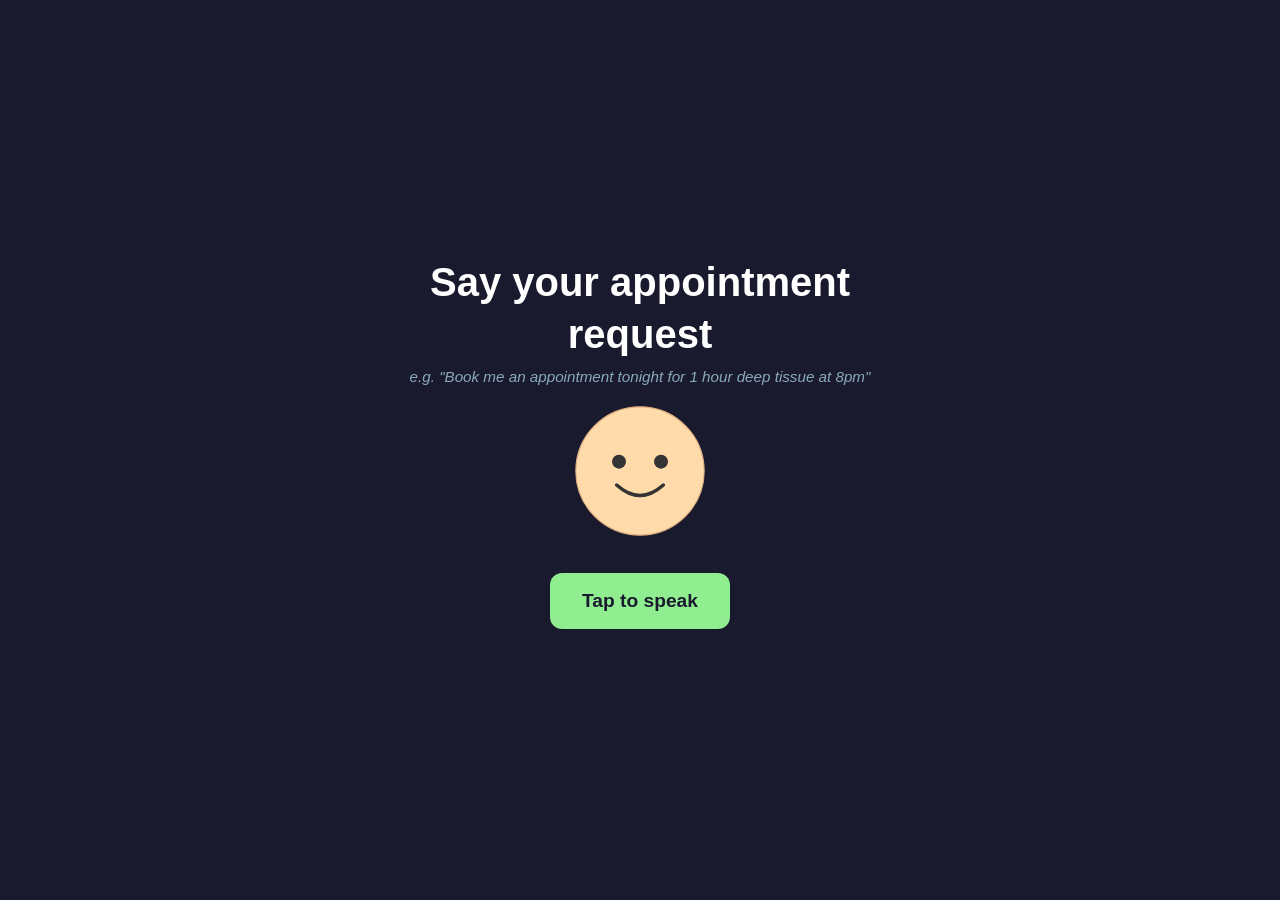
<file: static/voice_book.html>
<!DOCTYPE html>
<html lang="en">
<head>
    <meta charset="UTF-8" />
    <meta name="viewport" content="width=device-width, initial-scale=1.0, user-scalable=no" />
    <title>Voice book – Massage on Main</title>
    <link rel="stylesheet" href="/static/checkin.css" />
    <style>
        .voice-book .message { margin-bottom: 0.5rem; }
        .voice-book .example { font-size: 0.95rem; color: #8ab; margin: 0.5rem 0 1rem; font-style: italic; }
        .voice-book .btn-speak {
            margin-top: 1rem;
            padding: 1rem 2rem;
            font-size: 1.2rem;
            font-weight: 600;
            color: #1a1a2e;
            background: #90EE90;
            border: none;
            border-radius: 12px;
            cursor: pointer;
            min-height: 56px;
        }
        .voice-book .btn-speak:hover { background: #7acc7a; }
        .voice-book .btn-speak:disabled { opacity: 0.7; cursor: not-allowed; }
        .voice-book .result { margin-top: 1rem; padding: 1rem; background: #2d2d44; border-radius: 8px; text-align: left; font-size: 1rem; }
        .voice-book .heard { color: #aaa; margin-bottom: 0.5rem; }
    </style>
</head>
<body>
    <div id="kiosk" class="kiosk">
        <div id="voiceScreen" class="screen screen-checkin voice-book">
            <p class="message" id="voiceMessage">Say your appointment request</p>
            <p class="example" id="voiceExample">e.g. "Book me an appointment tonight for 1 hour deep tissue at 8pm"</p>
            <div id="faceVoice" class="face face-smiley" aria-hidden="true">
                <svg class="face-svg" viewBox="0 0 120 120" xmlns="http://www.w3.org/2000/svg">
                    <circle class="face-head" cx="60" cy="60" r="55" fill="#ffdbac" stroke="#e0b080"/>
                    <circle class="face-eye" cx="42" cy="52" r="6" fill="#333"/>
                    <circle class="face-eye" cx="78" cy="52" r="6" fill="#333"/>
                    <path class="face-mouth face-mouth-talk" d="M 40 72 Q 60 90 80 72" fill="none" stroke="#333" stroke-width="3" stroke-linecap="round"/>
                </svg>
            </div>
            <button type="button" id="btnSpeak" class="btn-speak">Tap to speak</button>
            <p class="submsg" id="voiceStatus"></p>
            <div id="voiceResult" class="result" style="display: none;"></div>
        </div>
    </div>

    <script>
    (function () {
        const btnSpeak = document.getElementById('btnSpeak');
        const msgEl = document.getElementById('voiceMessage');
        const statusEl = document.getElementById('voiceStatus');
        const resultEl = document.getElementById('voiceResult');
        const faceEl = document.getElementById('faceVoice');

        function setFaceMode(mode) {
            faceEl.classList.remove('face-talking', 'face-listening');
            if (mode === 'talk') faceEl.classList.add('face-talking');
            if (mode === 'listen') faceEl.classList.add('face-listening');
        }

        function speak(text) {
            if (!text || !window.speechSynthesis) return;
            window.speechSynthesis.cancel();
            const u = new SpeechSynthesisUtterance(text);
            u.rate = 0.95;
            u.lang = 'en-US';
            window.speechSynthesis.speak(u);
        }

        function getRecognizer() {
            const SR = window.SpeechRecognition || window.webkitSpeechRecognition;
            if (!SR) return null;
            const r = new SR();
            r.lang = 'en-US';
            r.continuous = false;
            r.interimResults = false;
            r.maxAlternatives = 1;
            return r;
        }

        async function runVoiceBook() {
            const rec = getRecognizer();
            if (!rec) {
                statusEl.textContent = 'Speech recognition is not supported. Use Chrome or Safari on your phone.';
                return;
            }

            btnSpeak.disabled = true;
            statusEl.textContent = 'Listening…';
            setFaceMode('listen');
            resultEl.style.display = 'none';

            const utterance = await new Promise((resolve) => {
                rec.onresult = (e) => {
                    const t = (e.results[0] && e.results[0][0]) ? e.results[0][0].transcript : '';
                    resolve(t.trim());
                };
                rec.onerror = (e) => {
                    if (e.error === 'no-speech') resolve('');
                    else resolve('');
                };
                rec.onend = () => {};
                rec.start();
            });

            setFaceMode('');
            btnSpeak.disabled = false;

            if (!utterance) {
                statusEl.textContent = 'No speech heard. Try again.';
                speak('I didn\'t hear anything. Please try again.');
                return;
            }

            statusEl.textContent = 'Sending to server…';
            setFaceMode('talk');

            try {
                const base = window.location.origin;
                const res = await fetch(base + '/api/voice-book', {
                    method: 'POST',
                    headers: { 'Content-Type': 'application/json' },
                    body: JSON.stringify({ utterance: utterance }),
                });
                const data = await res.json();
                const message = data.message || (data.success ? 'Your appointment is booked.' : 'Something went wrong.');
                statusEl.textContent = data.success ? 'Done.' : 'Could not book.';
                resultEl.style.display = 'block';
                resultEl.innerHTML = '<div class="heard">You said: ' + escapeHtml(utterance) + '</div><div>' + escapeHtml(message) + '</div>';
                speak(message);
            } catch (err) {
                statusEl.textContent = 'Error. Check connection.';
                resultEl.style.display = 'block';
                resultEl.innerHTML = '<div class="heard">You said: ' + escapeHtml(utterance) + '</div><div>Error: ' + escapeHtml(String(err)) + '</div>';
                speak('There was an error. Please try again.');
            } finally {
                setFaceMode('');
            }
        }

        function escapeHtml(s) {
            const div = document.createElement('div');
            div.textContent = s;
            return div.innerHTML;
        }

        if (btnSpeak) {
            btnSpeak.addEventListener('click', () => {
                runVoiceBook().catch(e => {
                    console.error(e);
                    statusEl.textContent = 'Error. Try again.';
                    btnSpeak.disabled = false;
                });
            });
        }
    })();
    </script>
</body>
</html>
</file>
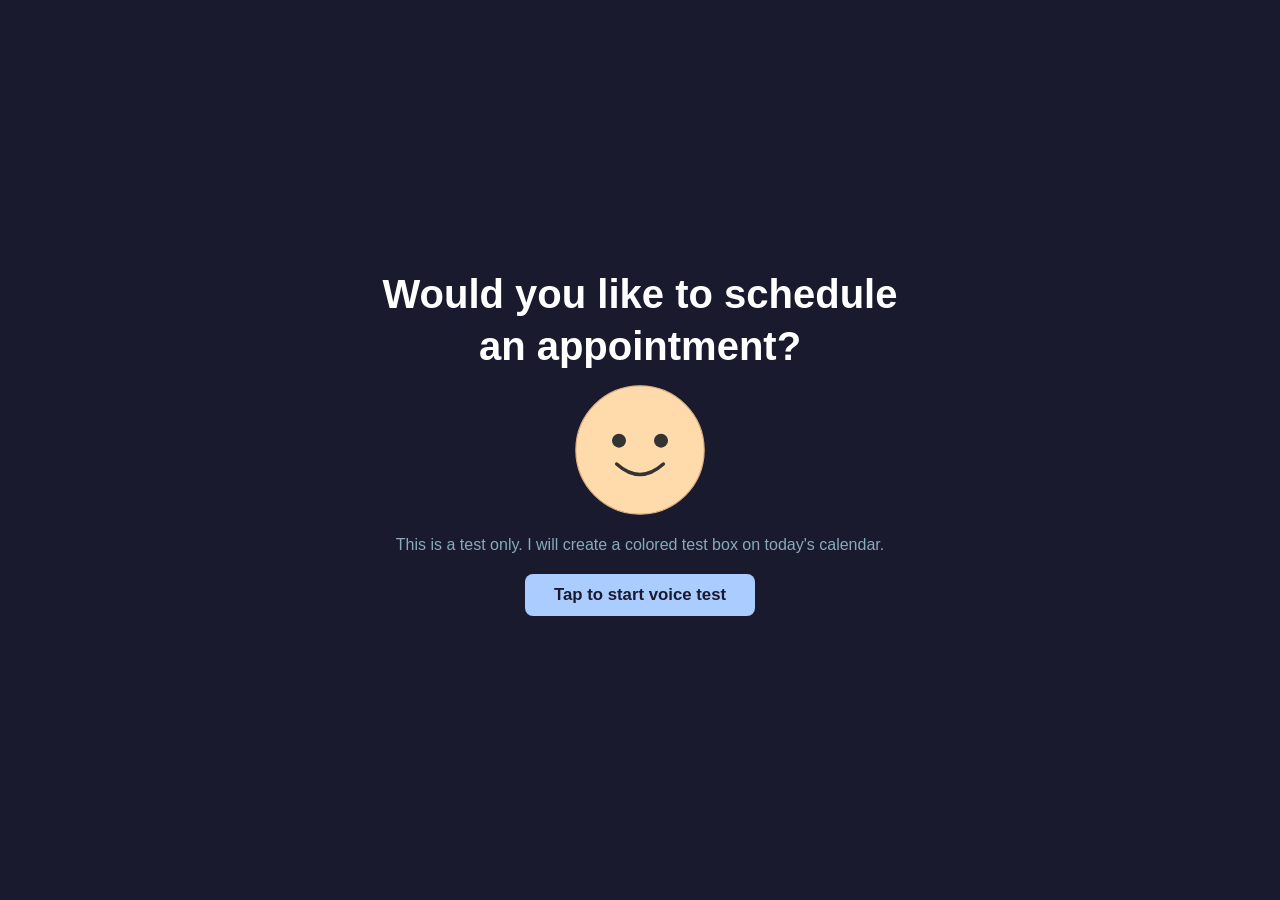
<file: static/voice_test.html>
<!DOCTYPE html>
<html lang="en">
<head>
    <meta charset="UTF-8" />
    <meta name="viewport" content="width=device-width, initial-scale=1.0" />
    <title>Voice Booking Test – Spa</title>
    <link rel="stylesheet" href="/static/checkin.css" />
</head>
<body>
    <div id="kiosk" class="kiosk">
        <div id="voiceScreen" class="screen screen-checkin">
            <p class="message" id="voiceMessage">Would you like to schedule an appointment?</p>
            <div id="faceVoice" class="face face-smiley" aria-hidden="true">
                <svg class="face-svg" viewBox="0 0 120 120" xmlns="http://www.w3.org/2000/svg">
                    <circle class="face-head" cx="60" cy="60" r="55" fill="#ffdbac" stroke="#e0b080"/>
                    <circle class="face-eye" cx="42" cy="52" r="6" fill="#333"/>
                    <circle class="face-eye" cx="78" cy="52" r="6" fill="#333"/>
                    <path class="face-mouth face-mouth-talk" d="M 40 72 Q 60 90 80 72" fill="none" stroke="#333" stroke-width="3" stroke-linecap="round"/>
                </svg>
            </div>
            <p class="voice-hint" id="voiceHint">This is a test only. I will create a colored test box on today's calendar.</p>
            <button type="button" id="btnStartVoice" class="btn-start-checkin">Tap to start voice test</button>
            <p class="submsg" id="voiceStatus"></p>
        </div>
    </div>

    <script>
    (function () {
        const startBtn = document.getElementById('btnStartVoice');
        const msgEl = document.getElementById('voiceMessage');
        const hintEl = document.getElementById('voiceHint');
        const statusEl = document.getElementById('voiceStatus');
        const faceEl = document.getElementById('faceVoice');

        const VOICE_TEST_KEY = 'voice_test_events_v1';

        function setFaceMode(mode) {
            faceEl.classList.remove('face-talking', 'face-listening');
            if (mode === 'talk') faceEl.classList.add('face-talking');
            if (mode === 'listen') faceEl.classList.add('face-listening');
        }

        function addTestAppointment(serviceText) {
            const now = new Date();
            const start = new Date(now.getFullYear(), now.getMonth(), now.getDate(), now.getHours(), 0, 0, 0);
            const end = new Date(start.getTime() + 60 * 60 * 1000);
            const dateStr = start.toISOString().slice(0, 10);
            const id = 'voice-' + Date.now();
            const ev = {
                id,
                date: dateStr,
                start_at: start.toISOString(),
                end_at: end.toISOString(),
                service: serviceText || 'Voice test appointment',
                customer: 'Voice booking test',
                therapist: '(voice test)',
            };
            try {
                const raw = localStorage.getItem(VOICE_TEST_KEY);
                const all = raw ? JSON.parse(raw) : [];
                all.push(ev);
                localStorage.setItem(VOICE_TEST_KEY, JSON.stringify(all));
            } catch (e) {
                console.error('Error saving voice test event', e);
            }
        }

        function getRecognizer() {
            const SR = window.SpeechRecognition || window.webkitSpeechRecognition;
            if (!SR) return null;
            const r = new SR();
            r.lang = 'en-US';
            r.interimResults = false;
            r.maxAlternatives = 1;
            return r;
        }

        async function runVoiceFlow() {
            const rec = getRecognizer();
            if (!rec) {
                statusEl.textContent = 'Speech recognition not supported in this browser. Try Chrome on desktop.';
                return;
            }

            // Step 1: ask yes/no
            msgEl.textContent = 'Would you like to schedule an appointment? Say “yes” or “no”.';
            hintEl.textContent = 'Listening…';
            setFaceMode('listen');

            const askYesNo = () => new Promise((resolve) => {
                rec.onresult = (e) => {
                    const text = (e.results[0][0].transcript || '').toLowerCase();
                    resolve(text);
                };
                rec.onerror = () => resolve('');
                rec.onend = () => {};
                rec.start();
            });

            const answer = await askYesNo();
            if (!answer.includes('yes')) {
                setFaceMode('');
                msgEl.textContent = "Okay, I won't schedule anything. This was just a test.";
                hintEl.textContent = '';
                statusEl.textContent = '';
                return;
            }

            // Step 2: ask what to schedule
            msgEl.textContent = 'What would you like to schedule?';
            hintEl.textContent = 'For example: “90 minute couples massage”.';
            setFaceMode('listen');

            const askService = () => new Promise((resolve) => {
                rec.onresult = (e) => {
                    const text = (e.results[0][0].transcript || '').trim();
                    resolve(text);
                };
                rec.onerror = () => resolve('');
                rec.onend = () => {};
                rec.start();
            });

            const serviceText = await askService();
            setFaceMode('');

            if (!serviceText) {
                msgEl.textContent = 'I did not catch that. Please try again.';
                hintEl.textContent = '';
                statusEl.textContent = '';
                return;
            }

            // Save local test appointment and confirm
            addTestAppointment(serviceText);
            msgEl.textContent = 'I heard:';
            hintEl.textContent = '“' + serviceText + '”';
            statusEl.textContent = 'A test appointment was added on today\'s calendar in a special color. This does NOT book in Square.';
        }

        if (startBtn) {
            startBtn.addEventListener('click', () => {
                runVoiceFlow().catch(err => {
                    console.error(err);
                    statusEl.textContent = 'There was an error running the voice test.';
                });
            });
        }
    })();
    </script>
</body>
</html>
</file>
<file: static/checkin.css>
/* Check-in kiosk – full screen, large text */
* { box-sizing: border-box; }
body { margin: 0; padding: 0; overflow: hidden; font-family: -apple-system, BlinkMacSystemFont, 'Segoe UI', Roboto, sans-serif; background: #1a1a2e; color: #eee; }
.kiosk { position: fixed; inset: 0; display: flex; flex-direction: column; align-items: center; justify-content: center; padding: 2rem; }

.camera-wrap { position: absolute; width: 1px; height: 1px; opacity: 0; pointer-events: none; overflow: hidden; }
.camera-wrap video, .camera-wrap canvas { width: 1px; height: 1px; }

.screen { text-align: center; max-width: 560px; }
.screen .message { font-size: clamp(1.5rem, 4vw, 2.5rem); font-weight: 600; margin: 0 0 0.5rem; line-height: 1.3; }
.screen .submsg { font-size: clamp(1rem, 2.5vw, 1.25rem); color: #bbb; margin: 0.5rem 0 1rem; }
.screen .voice-hint { font-size: 1rem; color: #8ab; margin: 0.25rem 0 0.5rem; }

/* Animated face */
.face { width: clamp(80px, 20vw, 140px); height: clamp(80px, 20vw, 140px); margin: 0.5rem auto 1rem; }
.face-svg { width: 100%; height: 100%; }
.face-head { transition: transform 0.15s ease; }
.face-mouth { transform-origin: 60px 78px; }

@keyframes mouth-scale {
    0%, 100% { transform: scaleY(0.9); }
    50%     { transform: scaleY(1.12); }
}

/* Idle: gentle smile, no animation */
.face-idle .face-mouth { transition: d 0.2s ease; }

/* Talking: mouth opens and closes */
.face-talking .face-mouth { animation: mouth-scale 0.5s ease-in-out infinite; }
.face-talking .face-head { animation: head-talk 0.5s ease-in-out infinite; }

@keyframes head-talk {
    0%, 100% { transform: scale(1); }
    50%      { transform: scale(1.03); }
}

/* Listening: face pulses gently */
.face-listening .face-head { animation: head-listen 1.2s ease-in-out infinite; }
.face-listening .face-mouth { animation: mouth-listen 1.2s ease-in-out infinite; }

@keyframes head-listen {
    0%, 100% { transform: scale(1); opacity: 1; }
    50%      { transform: scale(1.05); opacity: 0.95; }
}
@keyframes mouth-listen {
    0%, 100% { opacity: 0.8; }
    50%      { opacity: 1; }
}

.screen-idle .message { color: #aaccff; }
.screen-checkin .message { color: #fff; }
.screen-welcome .message { color: #90EE90; }
.screen-error .message { color: #ffb3b3; }

.checkin-form { margin-top: 1rem; display: flex; flex-direction: column; align-items: center; gap: 0.75rem; }
.checkin-form label { font-size: 0.95rem; display: block; margin-bottom: 0.2rem; text-align: left; width: 100%; max-width: 320px; color: #aaa; }
.checkin-form input, .checkin-form select { width: 100%; max-width: 320px; padding: 0.6rem 1rem; font-size: 1.1rem; border: 2px solid #555; border-radius: 8px; background: #2d2d44; color: #fff; }
.checkin-form input::placeholder { color: #888; }
.checkin-form input:focus, .checkin-form select:focus { outline: none; border-color: #5a9; }
.btn-checkin { margin-top: 0.25rem; padding: 0.75rem 1.75rem; font-size: 1.1rem; font-weight: 600; color: #1a1a2e; background: #90EE90; border: none; border-radius: 8px; cursor: pointer; }
.btn-checkin:hover { background: #7acc7a; }
.btn-start-checkin {
    margin-top: 0.75rem;
    padding: 0.7rem 1.8rem;
    font-size: 1.05rem;
    font-weight: 600;
    color: #1a1a2e;
    background: #aaccff;
    border: none;
    border-radius: 8px;
    cursor: pointer;
}
.btn-start-checkin:hover { background: #88aadd; }
.btn-next { padding: 0.6rem 1.5rem; font-size: 1rem; color: #1a1a2e; background: #aaccff; border: none; border-radius: 8px; cursor: pointer; margin-top: 1rem; }
.btn-next:hover { background: #88aadd; }
</file>
